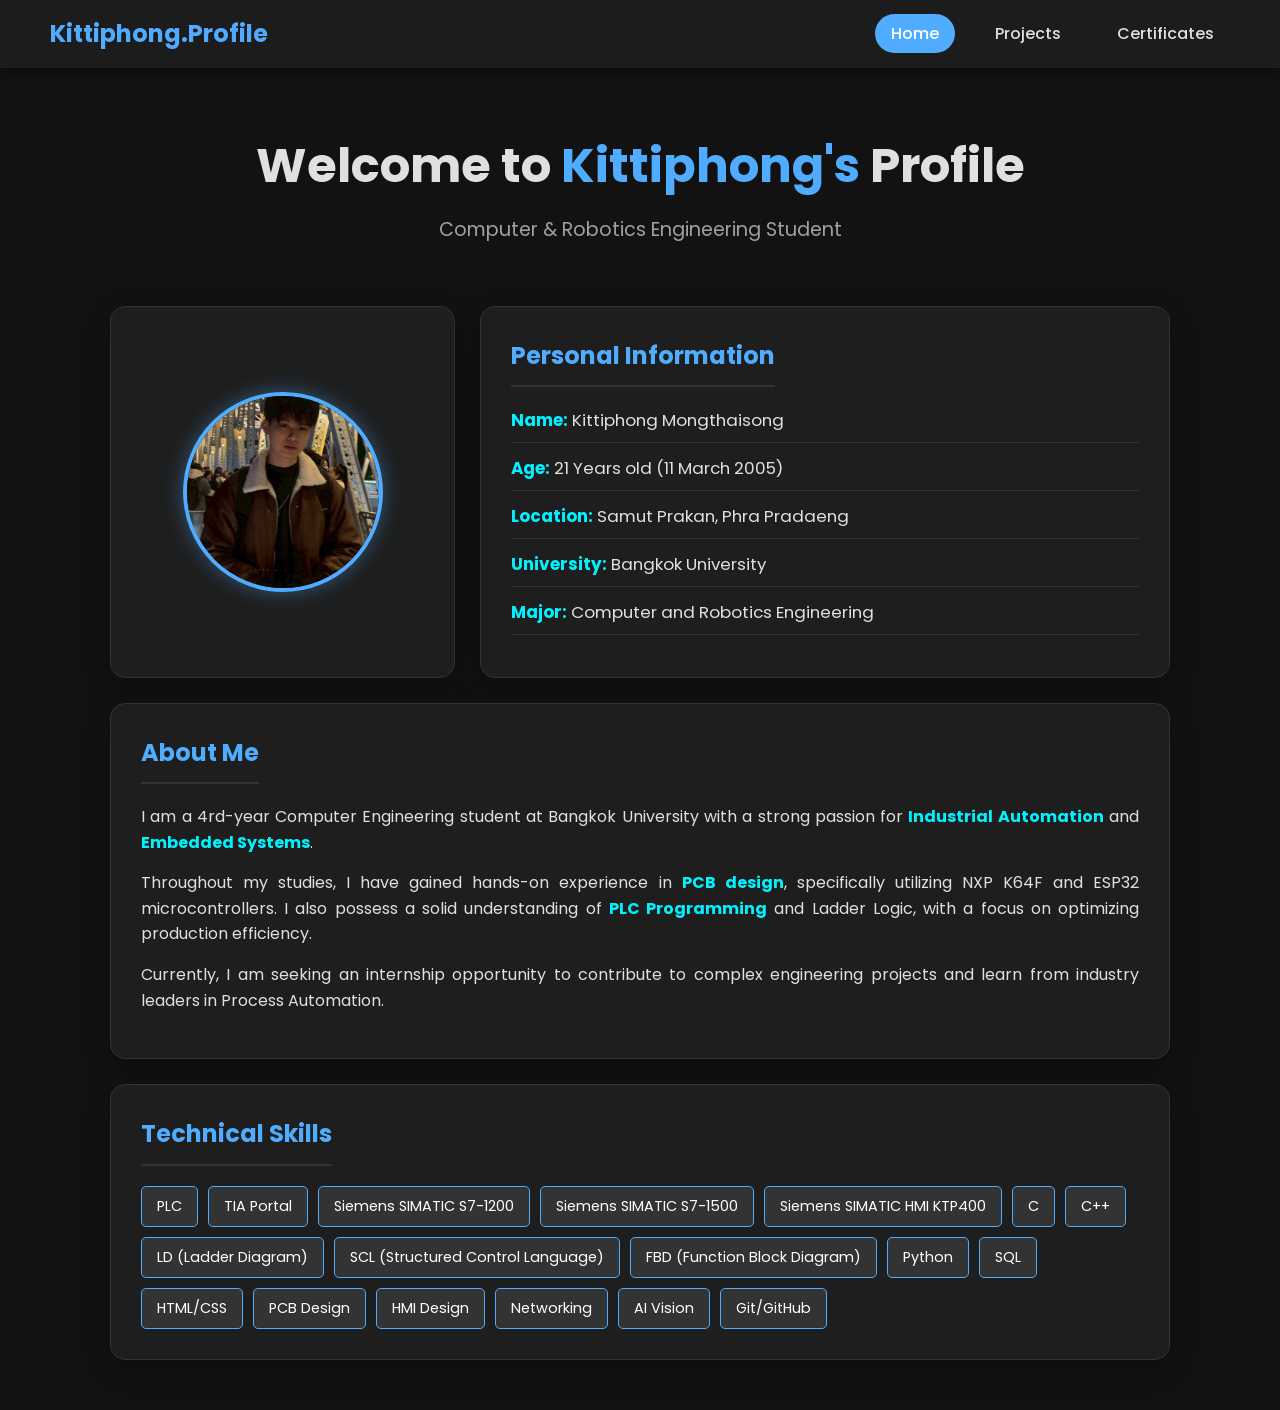
<file: index.html>
<!DOCTYPE html>
<html lang="en">
<head>
    <meta charset="UTF-8">
    <meta name="viewport" content="width=device-width, initial-scale=1.0">
    <title>About Kittiphong</title>
    <link rel="stylesheet" href="grid2.css">
    <link href="https://fonts.googleapis.com/css2?family=Poppins:wght@300;400;600&display=swap" rel="stylesheet">
</head>
<body class="body">
    
    <nav class="navbar">
        <div class="nav-brand">Kittiphong.Profile</div>
        <div class="nav-links">
            <a href="index.html" class="active">Home</a>
            <a href="Project.html">Projects</a>
            <a href="Certificate.html">Certificates</a>
        </div>
    </nav>

    <header class="container">
        <h1>Welcome to <span class="highlight">Kittiphong's</span> Profile</h1>
        <p class="subtitle">Computer & Robotics Engineering Student</p>
    </header>

    <div class="parent">
        <div class="div1 card">
            <div class="img-container">
                <img src="image/17663255326191.jpg" alt="Kittiphong Profile">
            </div>
        </div>

        <div class="div2 card">
            <h2>Personal Information</h2>
            <div class="info-grid">
                <p><strong>Name:</strong> Kittiphong Mongthaisong</p>
                <p><strong>Age:</strong> 21 Years old (11 March 2005)</p>
                <p><strong>Location:</strong> Samut Prakan, Phra Pradaeng</p>
                <p><strong>University:</strong> Bangkok University</p>
                <p><strong>Major:</strong> Computer and Robotics Engineering</p>
            </div>
        </div>

        <div class="div3 card">
            <h2>About Me</h2>
            <div class="content-text">
                <p>
                    I am a 4rd-year Computer Engineering student at Bangkok University with a strong 
                    passion for <strong>Industrial Automation</strong> and <strong>Embedded Systems</strong>.
                </p>
                <p>
                    Throughout my studies, I have gained hands-on experience in <strong>PCB design</strong>, 
                    specifically utilizing NXP K64F and ESP32 microcontrollers. I also possess a solid understanding 
                    of <strong>PLC Programming</strong> and Ladder Logic, with a focus on optimizing production efficiency.
                </p>
                <p>
                    Currently, I am seeking an internship opportunity to contribute to complex engineering projects 
                    and learn from industry leaders in Process Automation.
                </p>
            </div>
        </div>

        <div class="div4 card">
            <h2>Technical Skills</h2>
            <div class="skills-container">
                <span class="skill-tag">PLC</span>
                <span class="skill-tag">TIA Portal</span>
                <span class="skill-tag">Siemens SIMATIC S7-1200</span>
                <span class="skill-tag">Siemens SIMATIC S7-1500</span>
                <span class="skill-tag">Siemens SIMATIC HMI KTP400 </span>
                <span class="skill-tag">C</span>
                <span class="skill-tag">C++</span>
                <span class="skill-tag">LD (Ladder Diagram)</span>
                <span class="skill-tag">SCL (Structured Control Language)</span>
                <span class="skill-tag">FBD (Function Block Diagram)</span>
                <span class="skill-tag">Python</span>
                <span class="skill-tag">SQL</span>
                <span class="skill-tag">HTML/CSS</span>
                <span class="skill-tag">PCB Design</span>
                <span class="skill-tag">HMI Design</span>
                <span class="skill-tag">Networking</span>
                <span class="skill-tag">AI Vision</span>
                <span class="skill-tag">Git/GitHub</span>
            </div>
        </div>
    </div>

</body>
</html>
</html>
</file>
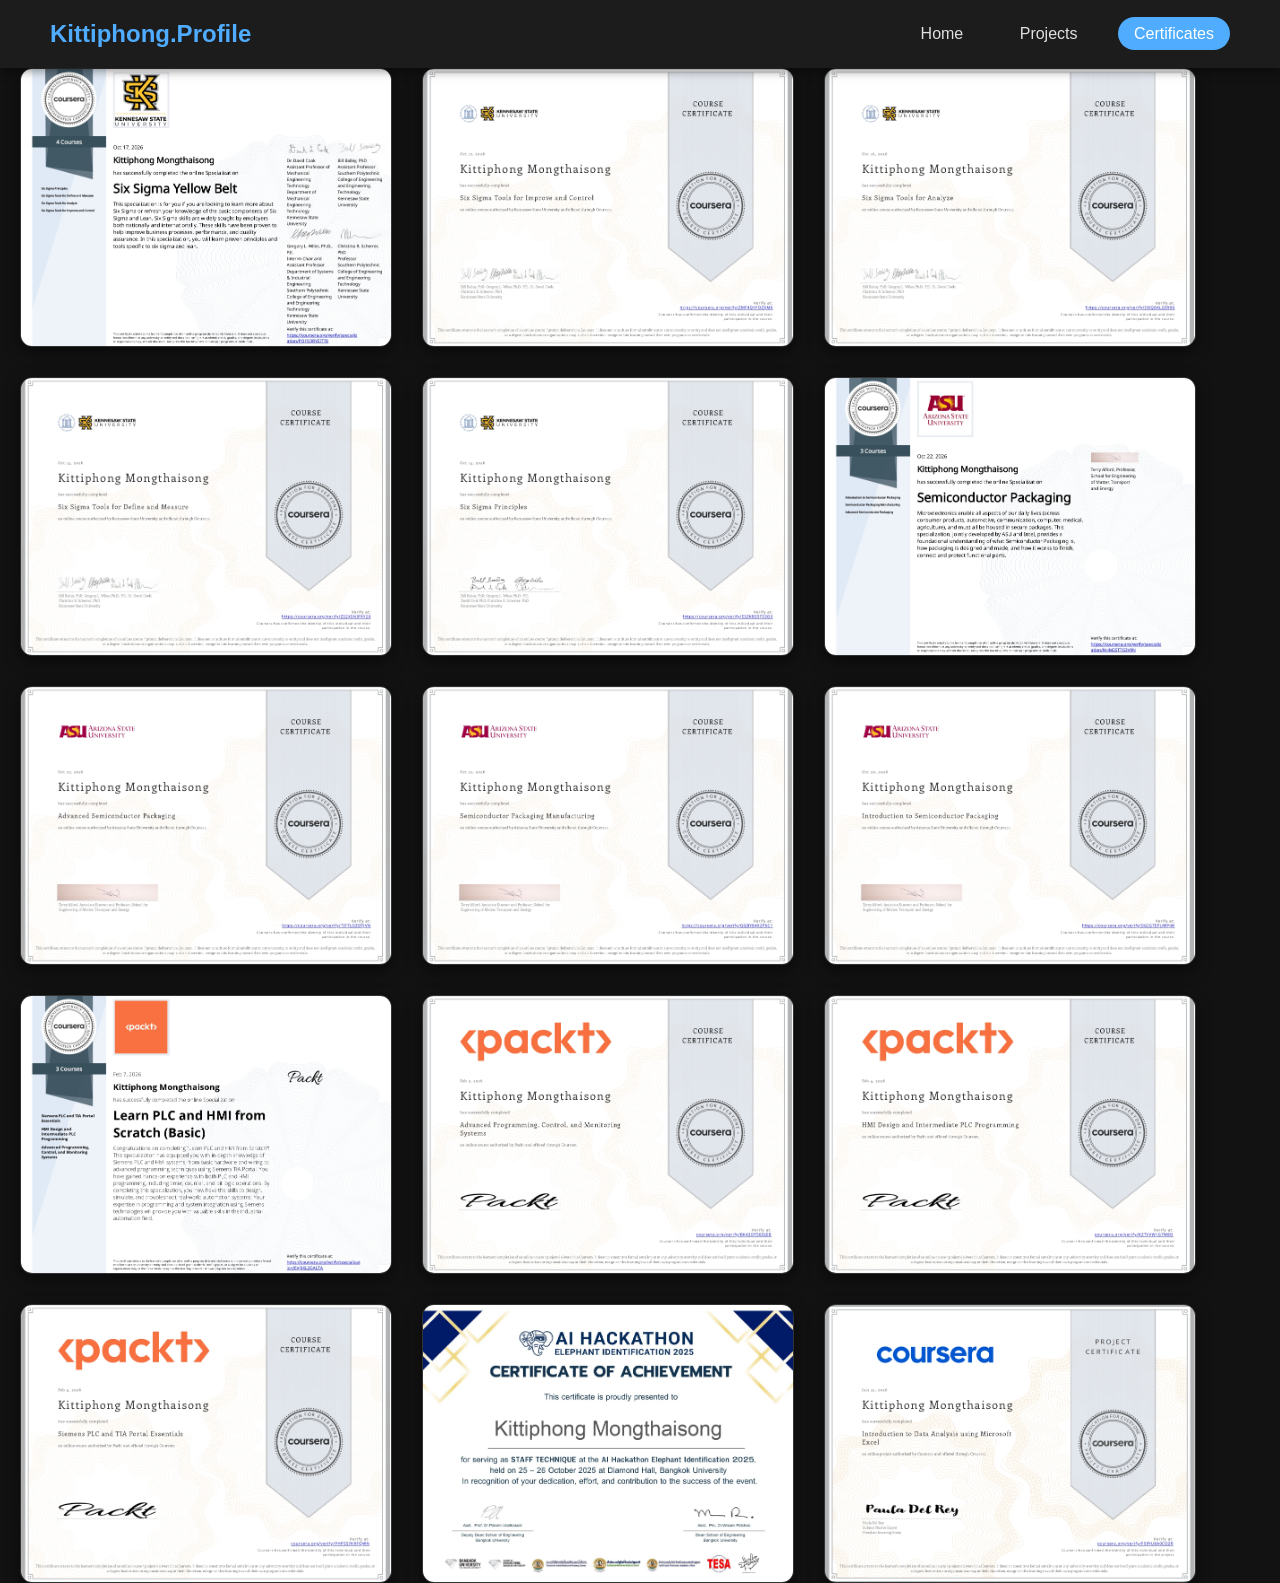
<file: Certificate.html>
<!DOCTYPE html>
<html lang="en">
<head>
    <meta charset="UTF-8">
    <meta name="viewport" content="width=device-width, initial-scale=1.0">
    <title>Certificate</title>

    <link rel="stylesheet" href="grid2.css">
    <link rel="stylesheet" href="Certificate_style.css">

    
</head>

<body class="body">
    <nav class="navbar">
        <div class="nav-brand">Kittiphong.Profile</div>
        <div class="nav-links">
            <a href="index.html">Home</a>
            <a href="Project.html">Projects</a>
            <a href="Certificate.html" class="active" >Certificates</a>
        </div>
    </nav>
    <!-- ที่เพิ่มเข้ามา -->
        <div class="certificate-container">
    
    <div class="cert-card">
        <div class="img-wrapper">
            <img src="image/Six Sigma/Coursera PO1SQRYEITT8_Six Sigma Yellow Belt Specialization_page-0001.jpg" alt="Certificate 15">
        </div>
        <div class="detail-box">
            <h4>Six Sigma Yellow Belt Specialization</h4>
            <p>ประกาศนียบัตรสำหรับการเรียนจบทั้งหมด 4 คอร์ส ในเรื่อง Six Sigma Yellow Belt</p>
            <div class="tag">Six Sigma</div>
        </div>
    </div>             


    <div class="cert-card">
        <div class="img-wrapper">
            <img src="image/Six Sigma/Coursera ZMF4Q1FOZXM6_Six Sigma Tools for Improve and Control_page-0001.jpg" alt="Certificate 14">
        </div>
        <div class="detail-box">
            <h4>Six Sigma Tools for Improve and Control</h4>
            <p>แนวคิดใน 2 เฟสสุดท้ายของกระบวนการ DMAIC คือ "ลงมือแก้ปัญหา" และ "ล็อกผลลัพธ์ให้อยู่ยาวๆ"</p>
            <div class="tag">Six Sigma</div>
        </div>
    </div>       


    <div class="cert-card">
        <div class="img-wrapper">
            <img src="image/Six Sigma/Coursera IIKQ6ALG9906_Six Sigma Tools for Analyze_pages-to-jpg-0001.jpg" alt="Certificate 13">
        </div>
        <div class="detail-box">
            <h4>Six Sigma Tools for Analyze</h4>
            <p>แนวคิดในเฟสที่ 3 ของกระบวนการ DMAIC คือ การปรับปรุง, เพิ่มประสิทธิภาพ, ลดข้อบกพร่อง ในกระบวนการให้ดีขึ้น</p>
            <div class="tag">Six Sigma</div>
        </div>
    </div>


    <div class="cert-card">
        <div class="img-wrapper">
            <img src="image/Six Sigma/Coursera ZS2XSNIPXY20_Six sigma tool for define and measure_page-0001.jpg" alt="Certificate 12">
        </div>
        <div class="detail-box">
            <h4>Six Sigma Tools for Define and Measure</h4>
            <p>แนวคิดพื้นฐานใน 2 เฟสแรกของกระบวนการ DMAIC คือ "การกำหนดปัญหา, ขอบเขต" และ "วัด, เก็บข้อมูลสถานะปัจจุบัน"</p>
            <div class="tag">Six Sigma</div>
        </div>
    </div>


    <div class="cert-card">
        <div class="img-wrapper">
            <img src="image/Six Sigma/Coursera ESZKBS5TS3D3_Six sigma_principle_pages-to-jpg-0001.jpg" alt="Certificate 11">
        </div>
        <div class="detail-box">
            <h4>Six sigma principle</h4>
            <p>แนวคิดในการเพิ่มประสิทธิภาพและลดความเสียหายของสินค้าจากการผลิต</p>
            <div class="tag">Six Sigma</div>
        </div>
    </div>


    <div class="cert-card">
        <div class="img-wrapper">
            <img src="image/Semiconductor/Coursera NHM2ST7G3V9N_Semiconductor Packaging_page-0001.jpg" alt="Certificate 10">
        </div>
        <div class="detail-box">
            <h4>Semiconductor Packaging Specialization</h4>
            <p>ประกาศนียบัตรสำหรับการเรียนจบทั้งหมด 3 คอร์ส ในเรื่อง Semiconductor Packaging</p>
            <div class="tag">Semiconductor</div>
        </div>
    </div>


    <div class="cert-card">
        <div class="img-wrapper">
            <img src="image/Semiconductor/Coursera TIF7LOZOTJVN_Advanced Semiconductor Packaging_page-0001.jpg" alt="Certificate 9">
        </div>
        <div class="detail-box">
            <h4>Semiconductor Packaging Manufacturing</h4>
            <p>ทำความรู้จักกับบรรจุภัณฑ์ชิปขั้นสูง</p>
            <div class="tag">Semiconductor</div>
        </div>
    </div>


    <div class="cert-card">
        <div class="img-wrapper">
            <img src="image/Semiconductor/Coursera QGBY84X2P6C1_Semiconductor Packaging Manufacturing_page-0001.jpg" alt="Certificate 8">
        </div>
        <div class="detail-box">
            <h4>Semiconductor Packaging Manufacturing</h4>
            <p>ทำความรู้จักกับกระบวนการผลิตบรรจุภัณฑ์ชิป</p>
            <div class="tag">Semiconductor</div>
        </div>
    </div>


    <div class="cert-card">
        <div class="img-wrapper">
            <img src="image/Semiconductor/Coursera DGIG7EPUWPJW_Introduction to Semiconductor Packaging_page-0001.jpg" alt="Certificate 7">
        </div>
        <div class="detail-box">
            <h4>Introduction to Semiconductor Packaging</h4>
            <p>ทำความรู้จักกับบรรจุภัณฑ์ชิป</p>
            <div class="tag">Semiconductor</div>
        </div>
    </div>
    

    <div class="cert-card">
        <div class="img-wrapper">
            <img src="image/All_course.jpg" alt="Certificate 6">
        </div>
        <div class="detail-box">
            <h4>Learn PLC and HMI from Scratch (Basic)</h4>
            <p>ประกาศนียบัตรสำหรับการเรียนจบทั้งหมด 3 คอร์ส ในเรื่อง PLC and HMI</p>
            <div class="tag">Engineering</div>
        </div>
    </div>


    <div class="cert-card">
        <div class="img-wrapper">
            <img src="image/course 3.jpg" alt="Certificate 5">
        </div>
        <div class="detail-box">
            <h4>Advanced course for PLC</h4>
            <p>Function , Data block , SCL และ ตัวอย่างจริง ใน TIA Portal</p>
            <div class="tag">Programming</div>
        </div>
    </div>


    <div class="cert-card">
        <div class="img-wrapper">
            <img src="image/course 2.jpg" alt="Certificate 4">
        </div>
        <div class="detail-box">
            <h4>HMI Design</h4>
            <p>ออกแบบหน้าจอ HMI</p>
            <div class="tag">Design</div>
        </div>
    </div>


    <div class="cert-card">
        <div class="img-wrapper">
            <img src="image/course 1.jpg" alt="Certificate 3">
        </div>
        <div class="detail-box">
            <h4>Siemens PLC and TIA Portal introduce</h4>
            <p>พื้นฐานอุปกรณ์ PLC ของ Siemens และ การใช้งาน TIA Portal</p>
            <div class="tag">Engineering</div>
        </div>
    </div>


    <div class="cert-card">
        <div class="img-wrapper">
            <img src="image/E-Certificate.jpg" alt="Certificate 2">
        </div>
        <div class="detail-box">
            <h4>Staff at AI Hackaton</h4>
            <p>ผ่านการอบรม AI Vision และเป็น Staff ในงานแข่ง</p>
            <div class="tag">Staff & Programming</div>
        </div>
    </div>


    <div class="cert-card">
        <div class="img-wrapper">
            <img src="image/Excel.jpg" alt="Certificate 1">
        </div>
        <div class="detail-box">
            <h4>Introduction to Data Analysis</h4>
            <p>วิเคราะห์ชุดข้อมูลเบื้องต้นด้วย Microsoft Excel</p>
            <div class="tag">Excel</div>
        </div>
    </div>
    
    </div>
        
</body>
    

</html>
</file>
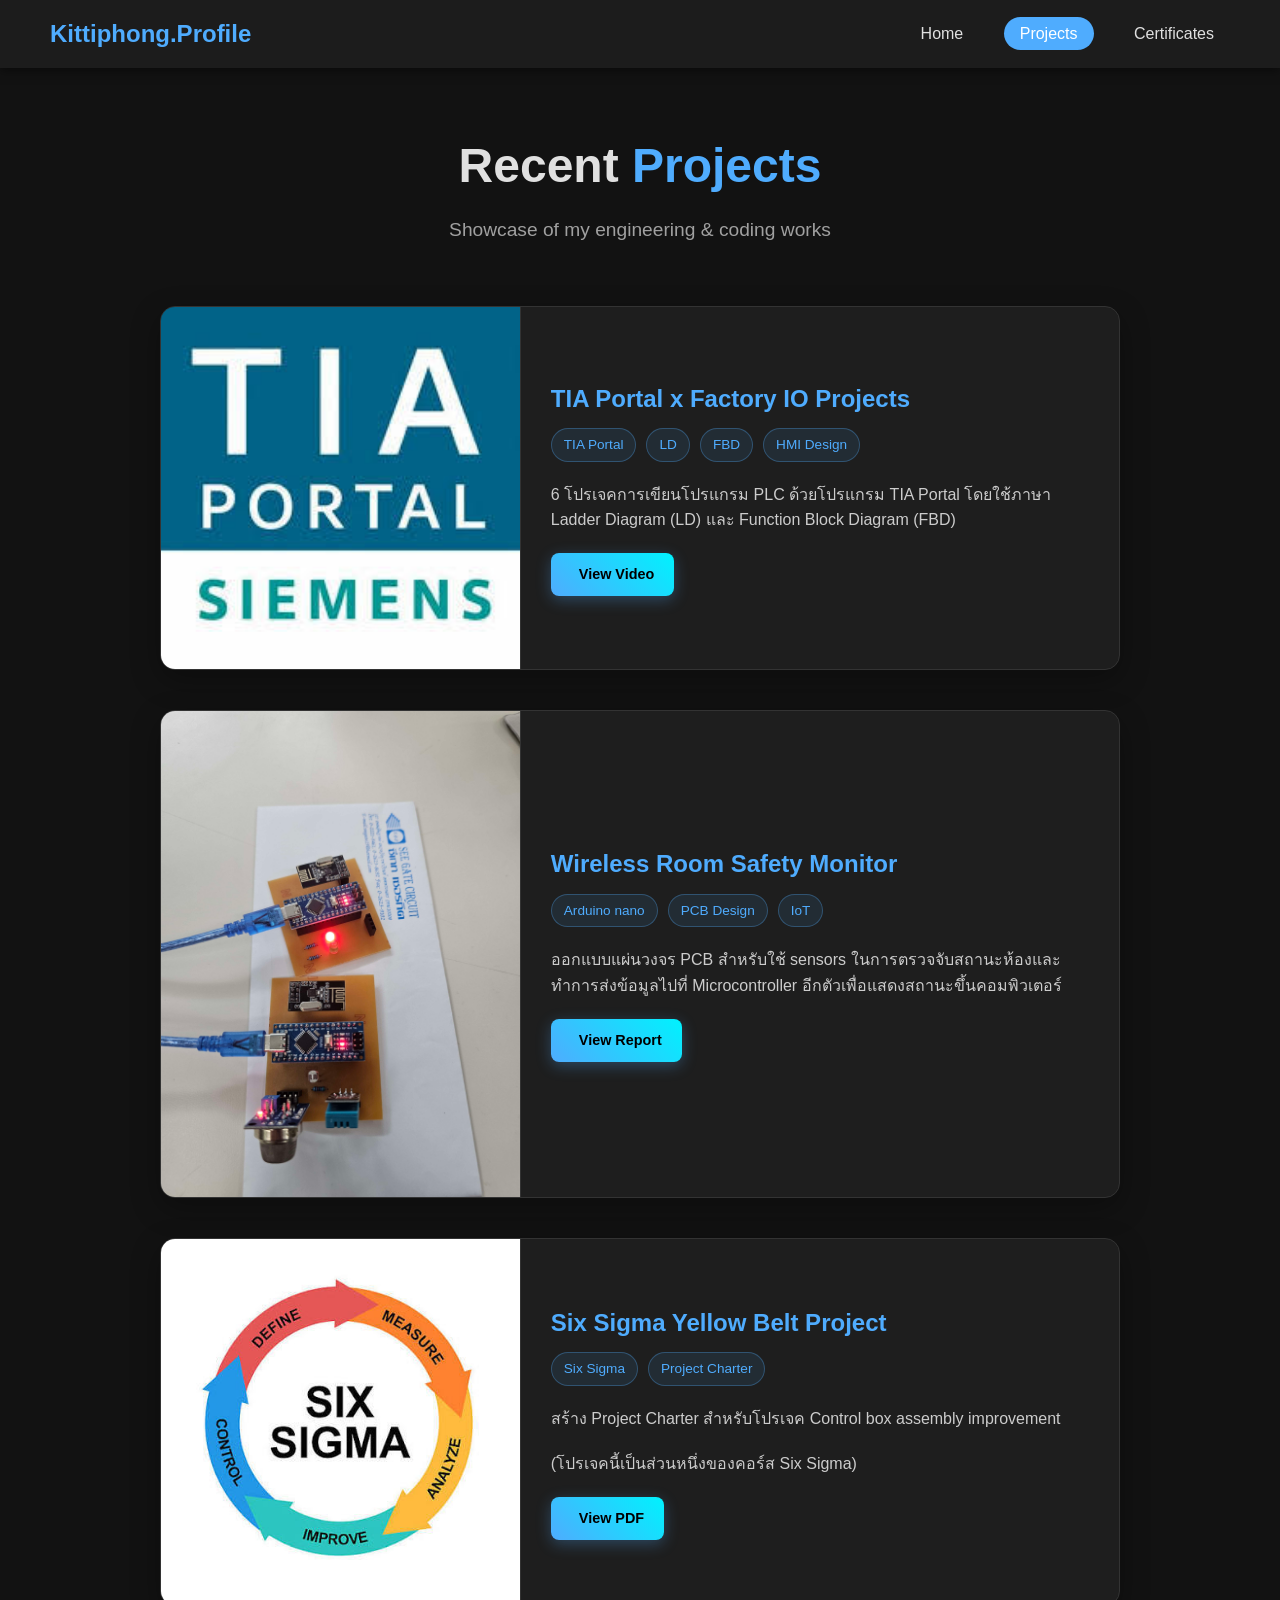
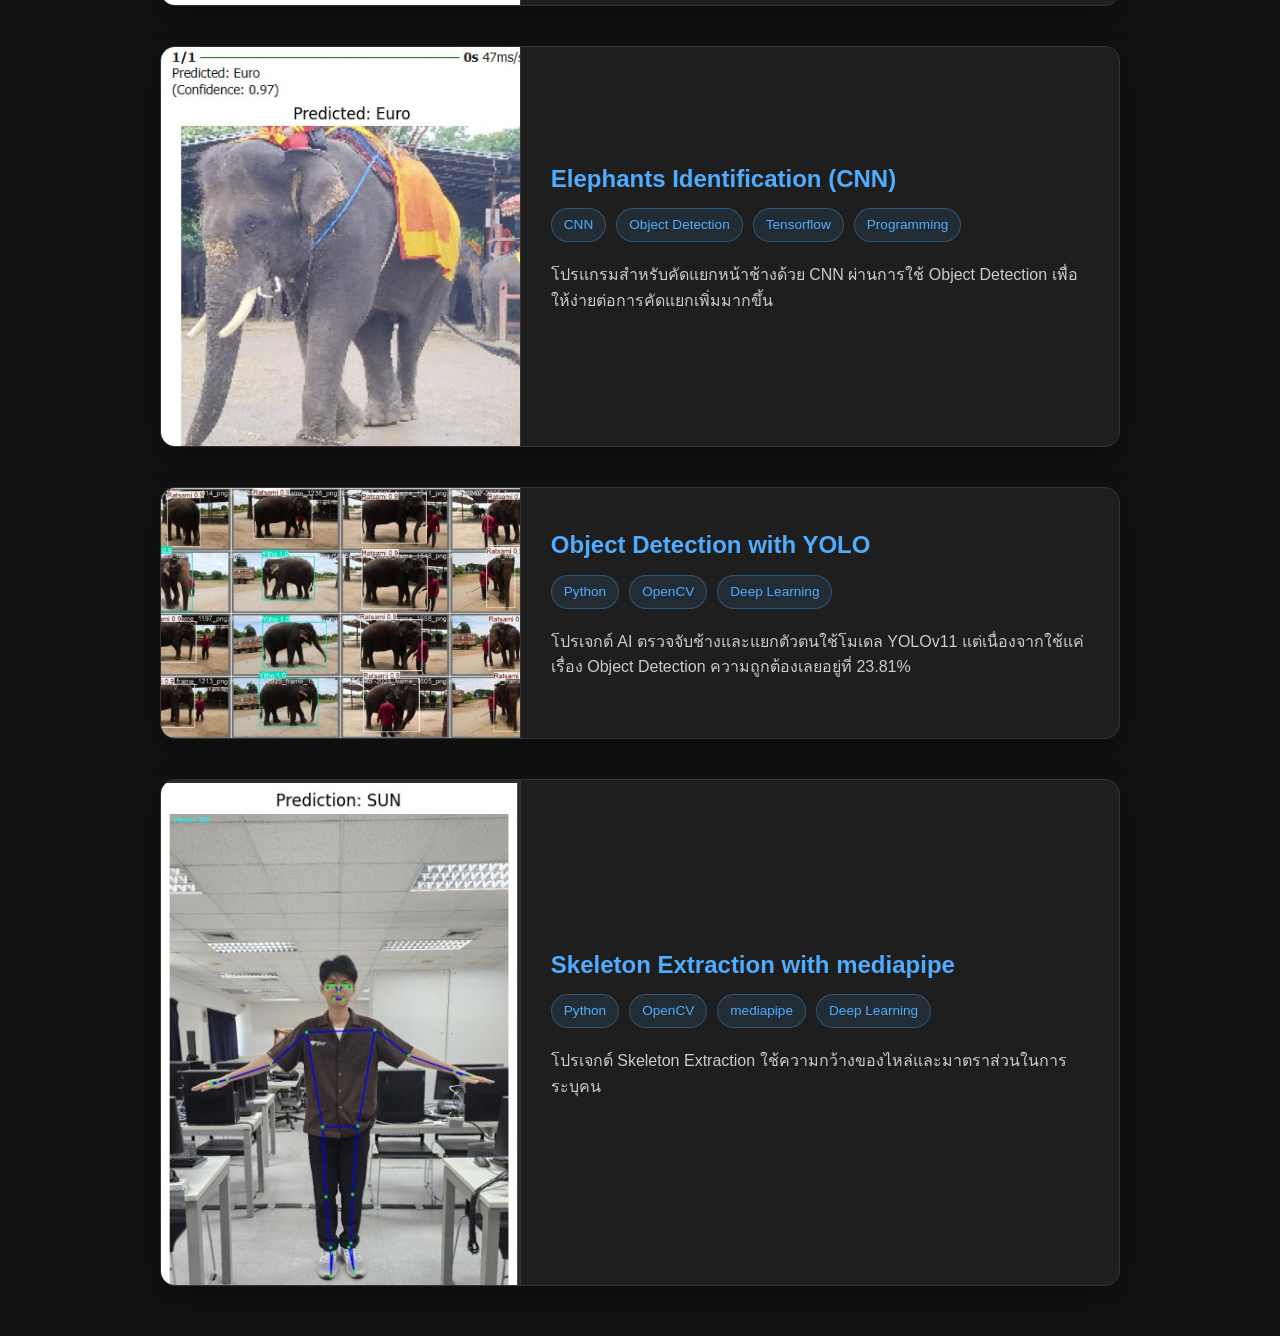
<file: Project.html>
<!DOCTYPE html>
<html lang="en">
<head>
    <meta charset="UTF-8">
    <meta name="viewport" content="width=device-width, initial-scale=1.0">
    <title>Project</title>

    <link rel="stylesheet" href="grid2.css">
    <link rel="stylesheet" href="Project.css">
    
</head>
<body class="body">
      <nav class="navbar">
        <div class="nav-brand">Kittiphong.Profile</div>
        <div class="nav-links">
            <a href="index.html">Home</a>
            <a href="Project.html"  class="active" >Projects</a>
            <a href="Certificate.html">Certificates</a>           
        </div>
    </nav>

    <header class="container">
        <h1>Recent <span class="highlight">Projects</span></h1>
        <p class="subtitle">Showcase of my engineering & coding works</p>
    </header>

    <div class="project-container">
        
        <div class="project-card">
            <div class="project-img">
                <img src="image/Project/TIA_Portal_logo.jpg" alt="TIA Portal x Factory IO Projects">
            </div>
            <div class="project-info">
                <h3>TIA Portal x Factory IO Projects </h3>
                <div class="tech-stack">
                    <span>TIA Portal</span>
                    <span>LD</span>
                    <span>FBD</span>
                    <span>HMI Design</span>
                </div>
                <p>6 โปรเจคการเขียนโปรแกรม PLC ด้วยโปรแกรม TIA Portal โดยใช้ภาษา Ladder Diagram (LD) และ Function Block Diagram (FBD)</p>
                <div class="btn-group">
                    <a href="https://drive.google.com/drive/u/3/folders/1oM3s51SrW9mZRRXHw4FhD_KRfIFuqgTm" target="_blank"  class="btn primary">
                        <i class="fas fa-external-link-alt"></i> View Video
                    </a>
                </div>
            </div>
        </div>


        <div class="project-card">
            <div class="project-img">
                <img src="image/Project/sensor_project.jpg" alt="PCB Project">
            </div>
            <div class="project-info">
                <h3>Wireless Room Safety Monitor </h3>
                <div class="tech-stack">
                    <span>Arduino nano</span>
                    <span>PCB Design</span>
                    <span>IoT</span>
                </div>
                <p>ออกแบบแผ่นวงจร PCB สำหรับใช้ sensors ในการตรวจจับสถานะห้องและทำการส่งข้อมูลไปที่ Microcontroller อีกตัวเพื่อแสดงสถานะขึ้นคอมพิวเตอร์</p>
                <div class="btn-group">
                    <a href="https://drive.google.com/file/d/1ehXhVok-ApzuLpZ5BLxj4tpwQxqmv-rd/view?usp=sharing" target="_blank"  class="btn primary">
                        <i class="fas fa-external-link-alt"></i> View Report
                    </a>
                </div>
            </div>
        </div>


        <div class="project-card">
            <div class="project-img">
                <img src="image/Project/Six sigma logo.jpg" alt="TIA Portal x Factory IO Projects">
            </div>
            <div class="project-info">
                <h3>Six Sigma Yellow Belt Project</h3>
                <div class="tech-stack">
                    <span>Six Sigma</span>
                    <span>Project Charter</span>           
                </div>
                <p>สร้าง Project Charter สำหรับโปรเจค Control box assembly improvement</p>
                <p>(โปรเจคนี้เป็นส่วนหนึ่งของคอร์ส Six Sigma)</p>
                <div class="btn-group">
                    <a href="https://drive.google.com/file/d/1kOw-RNKdfPbWYWxwIzz8ysj1MhtNMB-k/view?usp=sharing" target="_blank"  class="btn primary">
                        <i class="fas fa-external-link-alt"></i> View PDF
                    </a>
                </div>
            </div>
        </div>


        <div class="project-card">
            <div class="project-img">
                <img src="image/Project/Elephant_cnn.jpg" alt="AI Project">
            </div>
            <div class="project-info">
                <h3>Elephants Identification (CNN)</h3>
                <div class="tech-stack">
                    <span>CNN</span>
                    <span>Object Detection</span>
                    <span>Tensorflow</span>
                    <span>Programming</span>
                </div>
                <p>โปรแกรมสำหรับคัดแยกหน้าช้างด้วย CNN ผ่านการใช้ Object Detection เพื่อให้ง่ายต่อการคัดแยกเพิ่มมากขึ้น</p>
            </div>
        </div>


        <div class="project-card">
            <div class="project-img">
                <img src="image/Project/Obj-dect.jpg" alt="AI Project">
            </div>
            <div class="project-info">
                <h3>Object Detection with YOLO</h3>
                <div class="tech-stack">
                    <span>Python</span>
                    <span>OpenCV</span>
                    <span>Deep Learning</span>
                </div>
                <p>โปรเจกต์ AI ตรวจจับช้างและแยกตัวตนใช้โมเดล YOLOv11 แต่เนื่องจากใช้แค่เรื่อง Object Detection ความถูกต้องเลยอยู่ที่ 23.81%</p>
            </div>
        </div>


        <div class="project-card">
            <div class="project-img">
                <img src="image/Project/Skeleton.jpg" alt="AI Project">
            </div>
            <div class="project-info">
                <h3>Skeleton Extraction with mediapipe</h3>
                <div class="tech-stack">
                    <span>Python</span>
                    <span>OpenCV</span>
                    <span>mediapipe</span>
                    <span>Deep Learning</span>
                </div>
                <p>โปรเจกต์ Skeleton Extraction ใช้ความกว้างของไหล่และมาตราส่วนในการระบุคน</p>
            </div>
        </div>

    </div>
</body>
</html>
</file>
<file: grid2.css>
/* --- 1. การตั้งค่าพื้นฐาน (Global Reset) --- */
* {
    margin: 0;
    padding: 0;
    box-sizing: border-box;
    font-family: 'Poppins', sans-serif; /* ฟอนต์ทันสมัย */
}

body {
    background-color: #121212; /* สีพื้นหลังดำด้าน (Dark Mode) */
    color: #e0e0e0; /* สีตัวอักษรขาวนวล */
    line-height: 1.6;
}

/* --- 2. Navigation Bar สไตล์โมเดิร์น --- */
.navbar {
    display: flex;
    justify-content: space-between;
    align-items: center;
    padding: 15px 50px;
    background-color: rgba(30, 30, 30, 0.9); /* สีเข้มโปร่งแสง */
    backdrop-filter: blur(10px); /* เอฟเฟกต์กระจกเบลอ */
    position: sticky;
    top: 0;
    z-index: 1000;
    box-shadow: 0 2px 10px rgba(0,0,0,0.5);
}

.nav-brand {
    font-size: 1.5rem;
    font-weight: 700;
    color: #4facfe; /* สีฟ้าสดใส */
}

.nav-links a {
    text-decoration: none;
    color: #e0e0e0;
    margin-left: 20px;
    font-weight: 500;
    transition: 0.3s;
    padding: 8px 16px;
    border-radius: 20px;
}

.nav-links a:hover, .nav-links a.active {
    background-color: #4facfe;
    color: #fff;
}

/* --- 3. Header --- */
.container {
    text-align: center;
    padding: 60px 20px;
}

h1 {
    font-size: 3rem;
    margin-bottom: 10px;
}

.highlight {
    color: #4facfe; /* เน้นสีชื่อ */
}

.subtitle {
    color: #a0a0a0;
    font-size: 1.2rem;
}

/* --- 4. Grid System (Layout หลัก) --- */
.parent {
    display: grid;
    /* แบ่งเป็น 2 คอลัมน์: ซ้าย 1 ส่วน, ขวา 2 ส่วน */
    grid-template-columns: 1fr 2fr; 
    gap: 25px;
    max-width: 1100px;
    margin: 0 auto 50px auto;
    padding: 0 20px;
}

/* --- 5. Card Design (กล่องข้อมูล) --- */
.card {
    background-color: #1e1e1e;
    border-radius: 15px;
    padding: 30px;
    box-shadow: 0 10px 30px rgba(0,0,0,0.3);
    border: 1px solid #333;
    transition: transform 0.3s ease;
}

.card:hover {
    transform: translateY(-5px); /* ขยับขึ้นเล็กน้อยเมื่อเอาเมาส์ชี้ */
    border-color: #4facfe;
}

h2 {
    color: #4facfe;
    margin-bottom: 20px;
    border-bottom: 2px solid #333;
    padding-bottom: 10px;
    display: inline-block;
}

/* --- 6. รายละเอียดเฉพาะช่อง --- */

/* Div1: รูปภาพ */
.div1 {
    display: flex;
    justify-content: center;
    align-items: center;
}

.img-container {
    width: 200px;
    height: 200px;
    border-radius: 50%; /* รูปวงกลม */
    overflow: hidden;
    border: 4px solid #4facfe;
    box-shadow: 0 0 20px rgba(79, 172, 254, 0.4);
}

.img-container img {
    width: 100%;
    height: 100%;
    object-fit: cover;
}

/* Div2: ข้อมูลส่วนตัว */
.info-grid p {
    margin-bottom: 12px;
    font-size: 1.05rem;
    border-bottom: 1px solid #333;
    padding-bottom: 8px;
}

/* Div3: About Me */
.div3 {
    grid-column: 1 / -1; /* สั่งให้กินพื้นที่เต็มความกว้าง (ซ้ายไปขวา) */
}

.content-text p {
    margin-bottom: 15px;
    text-align: justify; /* จัดหน้ากระดาษให้สวย */
}

strong {
    color: #00f2fe; /* เน้นคำสำคัญด้วยสีฟ้าสว่าง */
}

/* Div4: Skills (เพิ่มลูกเล่นปุ่ม) */
.div4 {
    grid-column: 1 / -1; /* เต็มความกว้างเหมือนกัน */
}

.skills-container {
    display: flex;
    flex-wrap: wrap;
    gap: 10px;
}

.skill-tag {
    background-color: #333;
    color: #fff;
    padding: 8px 15px;
    border-radius: 5px;
    font-size: 0.9rem;
    border: 1px solid #4facfe;
}

/* --- 7. Responsive (สำหรับมือถือ) --- */
@media (max-width: 768px) {
    .parent {
        grid-template-columns: 1fr; /* เปลี่ยนเป็น 1 คอลัมน์ */
    }
    
    .navbar {
        flex-direction: column;
        gap: 15px;
    }
    
    h1 {
        font-size: 2rem;
    }
}
</file>
<file: Certificate_style.css>
/* =========================================
   ส่วนเสริมสำหรับหน้า Certificate (วางต่อท้ายสุด)
   ========================================= */

/* 1. คอนเทนเนอร์หลักของหน้า Certificate */
.certificate-container {
    display: grid;
    grid-template-columns: repeat(3, 1fr); 
    gap: 30px;
    max-width: 95%;
    padding: 0 20px;
    /* perspective: 1000px; */
}

/* 2. การ์ดแต่ละใบ */
.cert-card {
    position: relative;
    border-radius: 15px;
    transition: 0.5s ease;
    /* ไม่ใส่ Background เพื่อโชว์รูปเต็มๆ หรือจะใส่สีดำก็ได้ */
}

/* เอฟเฟกต์รูปภาพ */
.img-wrapper {
    width: 100%;
    border-radius: 12px;
    overflow: hidden;
    box-shadow: 0 5px 15px rgba(0,0,0,0.5); /* เงาเข้มขึ้นเพื่อให้เข้ากับ Dark Mode */
    border: 1px solid #333;
    transition: 0.5s ease;
    aspect-ratio: 4/3; /* บังคับสัดส่วนภาพให้เท่ากันทุกใบ */
}

.img-wrapper img {
    width: 100%;
    height: 100%;
    object-fit: cover;
    display: block;
    transition: 0.5s;
}

/* Hover: ขยายรูป */
.cert-card:hover .img-wrapper {
    transform: scale(1.05);
    border-color: #4facfe; /* ขอบสีฟ้า */
    box-shadow: 0 10px 30px rgba(79, 172, 254, 0.3); /* เงาสีฟ้าเรืองแสง */
    z-index: 10;
}

/* 3. กล่องข้อความเด้ง (ปรับสีให้เข้ากับธีมมืด) */
.detail-box {
    position: absolute;
    left: 85%;
    top: 10%;
    width: 400px;
    background: rgba(30, 30, 30, 0.95); /* สีดำโปร่งแสง */
    backdrop-filter: blur(10px);
    padding: 20px;
    border-radius: 12px;
    border: 1px solid #4facfe;
    box-shadow: 0 10px 30px rgba(0,0,0,0.5);
    
    opacity: 0;
    visibility: hidden;
    transform: translateX(10px);
    transition: 0.4s cubic-bezier(0.175, 0.885, 0.32, 1.275); /* เด้งดึ๋งแบบสปริง */
    z-index: 100;
    pointer-events: none; /* เพื่อไม่ให้เมาส์ไปโดนกล่องแล้วกระตุก */
}

.detail-box h4 {
    color: #4facfe;
    margin-bottom: 5px;
    font-size: 1.1rem;
}

.detail-box p {
    color: #ddd;
    font-size: 0.85rem;
    margin-bottom: 10px;
    line-height: 1.4;
}

.tag {
    display: inline-block;
    background: #4facfe;
    color: #000;
    font-size: 0.7rem;
    padding: 3px 8px;
    border-radius: 4px;
    font-weight: bold;
}

/* Hover: แสดงกล่อง */
.cert-card:hover .detail-box {
    opacity: 1;
    visibility: visible;
    transform: translateX(20px);
}

/* 4. สามเหลี่ยมชี้ (Arrow) */
.detail-box::before {
    content: '';
    position: absolute;
    left: -8px;
    top: 20px;
    border-width: 8px 8px 8px 0;
    border-style: solid;
    border-color: transparent #4facfe transparent transparent; /* เปลี่ยนสีตามขอบ */
}
/* 5. แก้ไขตัวริมขวา (ใบที่ 3, 6, 9...) ให้เด้งไปทางซ้าย */
.cert-card:nth-child(3n) .detail-box {
    left: auto;
    right: 85%;
    transform: translateX(-10px);
}
.cert-card:nth-child(3n):hover .detail-box {
    transform: translateX(-20px);
}

.cert-card:nth-child(3n) .detail-box::before {
    left: auto;
    right: -8px;
    border-width: 8px 0 8px 8px;
    border-color: transparent transparent transparent #4facfe;
}

/* 6. Responsive สำหรับมือถือ (เหลือ 1 คอลัมน์) */
@media (max-width: 900px) {
    .certificate-container {
        grid-template-columns: 1fr; /* เรียงแถวเดียว */
        padding: 0 20px;
    }

    /* บนมือถือ ให้กล่องข้อความเด้งลงมาข้างล่างแทน (เพราะไม่มีที่ด้านข้าง) */
    .detail-box, .cert-card:nth-child(3n) .detail-box {
        left: 0;
        right: 0;
        top: 100%; /* อยู่ใต้รูป */
        width: 100%; /* กว้างเต็ม */
        margin-top: 10px;
        transform: translateY(-10px);
        background: #1e1e1e;
    }
    
    .cert-card:hover .detail-box, .cert-card:nth-child(3n):hover .detail-box {
        transform: translateY(0);
    }
    
    .detail-box::before {
        display: none; /* ซ่อนลูกศร */
    }
}
</file>
<file: Project.css>
.project-container {
    max-width: 1000px;
    margin: 0 auto 50px auto;
    padding: 0 20px;
    display: flex;
    flex-direction: column;
    gap: 40px; /* ระยะห่างระหว่างแต่ละโปรเจกต์ */
}

/* 2. การ์ดโปรเจกต์ (รูปซ้าย-เนื้อหาขวา) */
.project-card {
    display: flex; /* จัดเรียงแนวนอน */
    background-color: #1e1e1e; /* ใช้สีเดียวกับธีม Profile */
    border-radius: 15px;
    overflow: hidden;
    border: 1px solid #333;
    box-shadow: 0 10px 30px rgba(0,0,0,0.3);
    transition: transform 0.3s ease, border-color 0.3s ease;
}

.project-card:hover {
    transform: translateY(-5px);
    border-color: #4facfe; /* ขอบเรืองแสงสีฟ้า */
}

/* ส่วนรูปภาพ (ซ้าย) */
.project-img {
    flex: 2; /* กินพื้นที่ 40% */
    min-height: 250px;
    position: relative;
    overflow: hidden;
    border-right: 1px solid #333; /* เส้นคั่นกลาง */
}

.project-img img {
    width: 100%;
    height: 100%;
    object-fit: cover;
    transition: transform 0.5s ease;
}

.project-card:hover .project-img img {
    transform: scale(1.1); /* ซูมรูปเมื่อชี้ */
}

/* ส่วนเนื้อหา (ขวา) */
.project-info {
    flex: 3; /* กินพื้นที่ 60% */
    padding: 30px;
    display: flex;
    flex-direction: column;
    justify-content: center;
}

.project-info h3 {
    color: #4facfe;
    font-size: 1.5rem;
    margin-bottom: 10px;
}

.project-info p {
    color: #ccc; /* สีตัวอักษรเทาอ่อน อ่านสบายตา */
    font-size: 1rem;
    margin-bottom: 20px;
    line-height: 1.6;
}

/* 3. ป้าย Tag บอกเทคโนโลยี (Tech Stack) */
.tech-stack {
    display: flex;
    flex-wrap: wrap;
    gap: 10px;
    margin-bottom: 20px;
}

.tech-stack span {
    background: rgba(79, 172, 254, 0.1);
    color: #4facfe;
    padding: 5px 12px;
    border-radius: 20px;
    font-size: 0.85rem;
    font-weight: 500;
    border: 1px solid rgba(79, 172, 254, 0.3);
}

/* 4. ปุ่มกด (Button Styles) */
.btn-group {
    display: flex;
    gap: 15px;
}

.btn {
    text-decoration: none;
    padding: 10px 20px;
    border-radius: 8px;
    font-weight: 600;
    transition: 0.3s;
    display: inline-flex;
    align-items: center;
    gap: 8px;
    font-size: 0.9rem;
}

/* ปุ่มหลัก (สีฟ้าไล่เฉด) */
.btn.primary {
    background: linear-gradient(45deg, #4facfe, #00f2fe);
    color: #000;
    border: none;
    box-shadow: 0 4px 15px rgba(79, 172, 254, 0.3);
}

.btn.primary:hover {
    transform: translateY(-2px);
    box-shadow: 0 6px 20px rgba(79, 172, 254, 0.5);
}

/* ปุ่มรอง (ขอบขาวโปร่ง) */
.btn.secondary {
    background: transparent;
    color: #fff;
    border: 1px solid rgba(255,255,255,0.3);
}

.btn.secondary:hover {
    background: rgba(255,255,255,0.1);
    border-color: #fff;
}

/* 5. Responsive (มือถือ) */
@media (max-width: 768px) {
    .project-card {
        flex-direction: column; /* เปลี่ยนเป็นแนวตั้ง */
    }

    .project-img {
        width: 100%;
        height: 200px; /* กำหนดความสูงให้แน่นอนในมือถือ */
        flex: none;
        border-right: none;
        border-bottom: 1px solid #333;
    }
    
    .project-info {
        padding: 20px;
    }

    .btn-group {
        flex-direction: column; /* ปุ่มเรียงลงมา */
    }
    
    .btn {
        justify-content: center; /* จัดตัวหนังสือกลางปุ่ม */
    }
}
</file>
